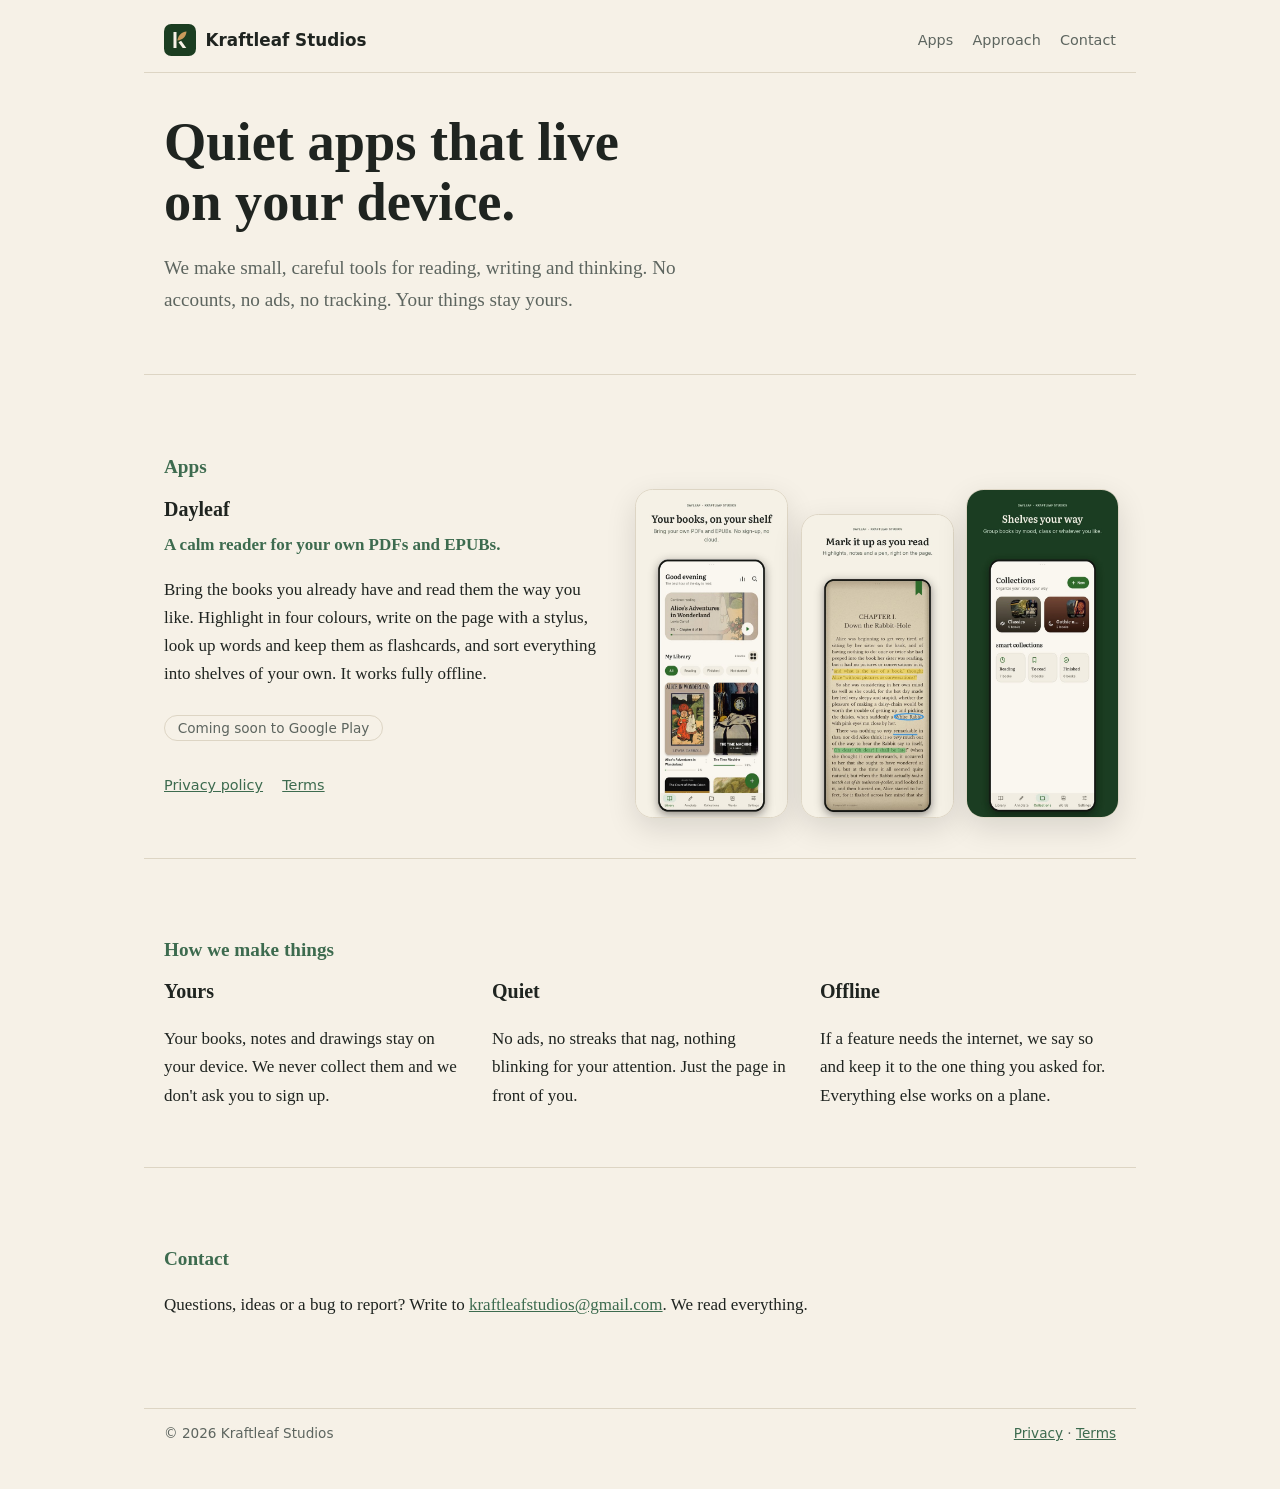
<file: index.html>
<!doctype html>
<html lang="en"><head><meta charset="utf-8"><meta name="viewport" content="width=device-width,initial-scale=1">
<title>Kraftleaf Studios</title>
<meta name="description" content="Kraftleaf Studios makes quiet, private apps that live on your device. No accounts, no ads, no tracking.">
<meta name="author" content="Kraftleaf Studios"><meta name="theme-color" content="#1B3D21">
<meta property="og:title" content="Kraftleaf Studios"><meta property="og:description" content="Quiet apps that live on your device.">
<link rel="icon" href="favicon.svg" type="image/svg+xml"><link rel="icon" href="favicon.ico" sizes="any"><link rel="apple-touch-icon" href="apple-touch-icon.png">
<link rel="stylesheet" href="style.css"></head>
<body class="home">
<header class="top"><a class="brand" href="./"><svg class="mark" viewBox="0 0 256 256" aria-hidden="true"><g transform="translate(-13 0)"><rect x="76" y="48" width="30" height="160" fill="currentColor"/><path d="M114 134C126 74 160 48 206 44C202 96 168 128 114 134Z" fill="#C99A5B"/><path d="M126 150L152 135L204 208H168Z" fill="currentColor"/></g></svg><span>Kraftleaf Studios</span></a>
<nav><a href="#apps">Apps</a><a href="#approach">Approach</a><a href="#contact">Contact</a></nav></header>

<section class="hero"><h1>Quiet apps that live on your device.</h1>
<p>We make small, careful tools for reading, writing and thinking. No accounts, no ads, no tracking. Your things stay yours.</p></section>

<section id="apps"><h2>Apps</h2>
<div class="app">
<div class="app-text"><h3>Dayleaf</h3>
<p class="tag">A calm reader for your own PDFs and EPUBs.</p>
<p>Bring the books you already have and read them the way you like. Highlight in four colours, write on the page with a stylus, look up words and keep them as flashcards, and sort everything into shelves of your own. It works fully offline.</p>
<p class="status">Coming soon to Google Play</p>
<p class="links"><a href="dayleaf/privacy/">Privacy policy</a><a href="dayleaf/terms/">Terms</a></p></div>
<div class="shots"><img src="assets/dayleaf-library.jpg" alt="Dayleaf library screen" loading="lazy"><img src="assets/dayleaf-reading.jpg" alt="Dayleaf reading with highlights" loading="lazy"><img src="assets/dayleaf-collections.jpg" alt="Dayleaf collections" loading="lazy"></div>
</div></section>

<section id="approach"><h2>How we make things</h2>
<div class="cols">
<div><h3>Yours</h3><p>Your books, notes and drawings stay on your device. We never collect them and we don't ask you to sign up.</p></div>
<div><h3>Quiet</h3><p>No ads, no streaks that nag, nothing blinking for your attention. Just the page in front of you.</p></div>
<div><h3>Offline</h3><p>If a feature needs the internet, we say so and keep it to the one thing you asked for. Everything else works on a plane.</p></div>
</div></section>

<section id="contact"><h2>Contact</h2>
<p>Questions, ideas or a bug to report? Write to <a href="mailto:kraftleafstudios@gmail.com">kraftleafstudios@gmail.com</a>. We read everything.</p></section>

<footer><span>&copy; 2026 Kraftleaf Studios</span><span><a href="dayleaf/privacy/">Privacy</a> &middot; <a href="dayleaf/terms/">Terms</a></span></footer>
</body></html>
</file>
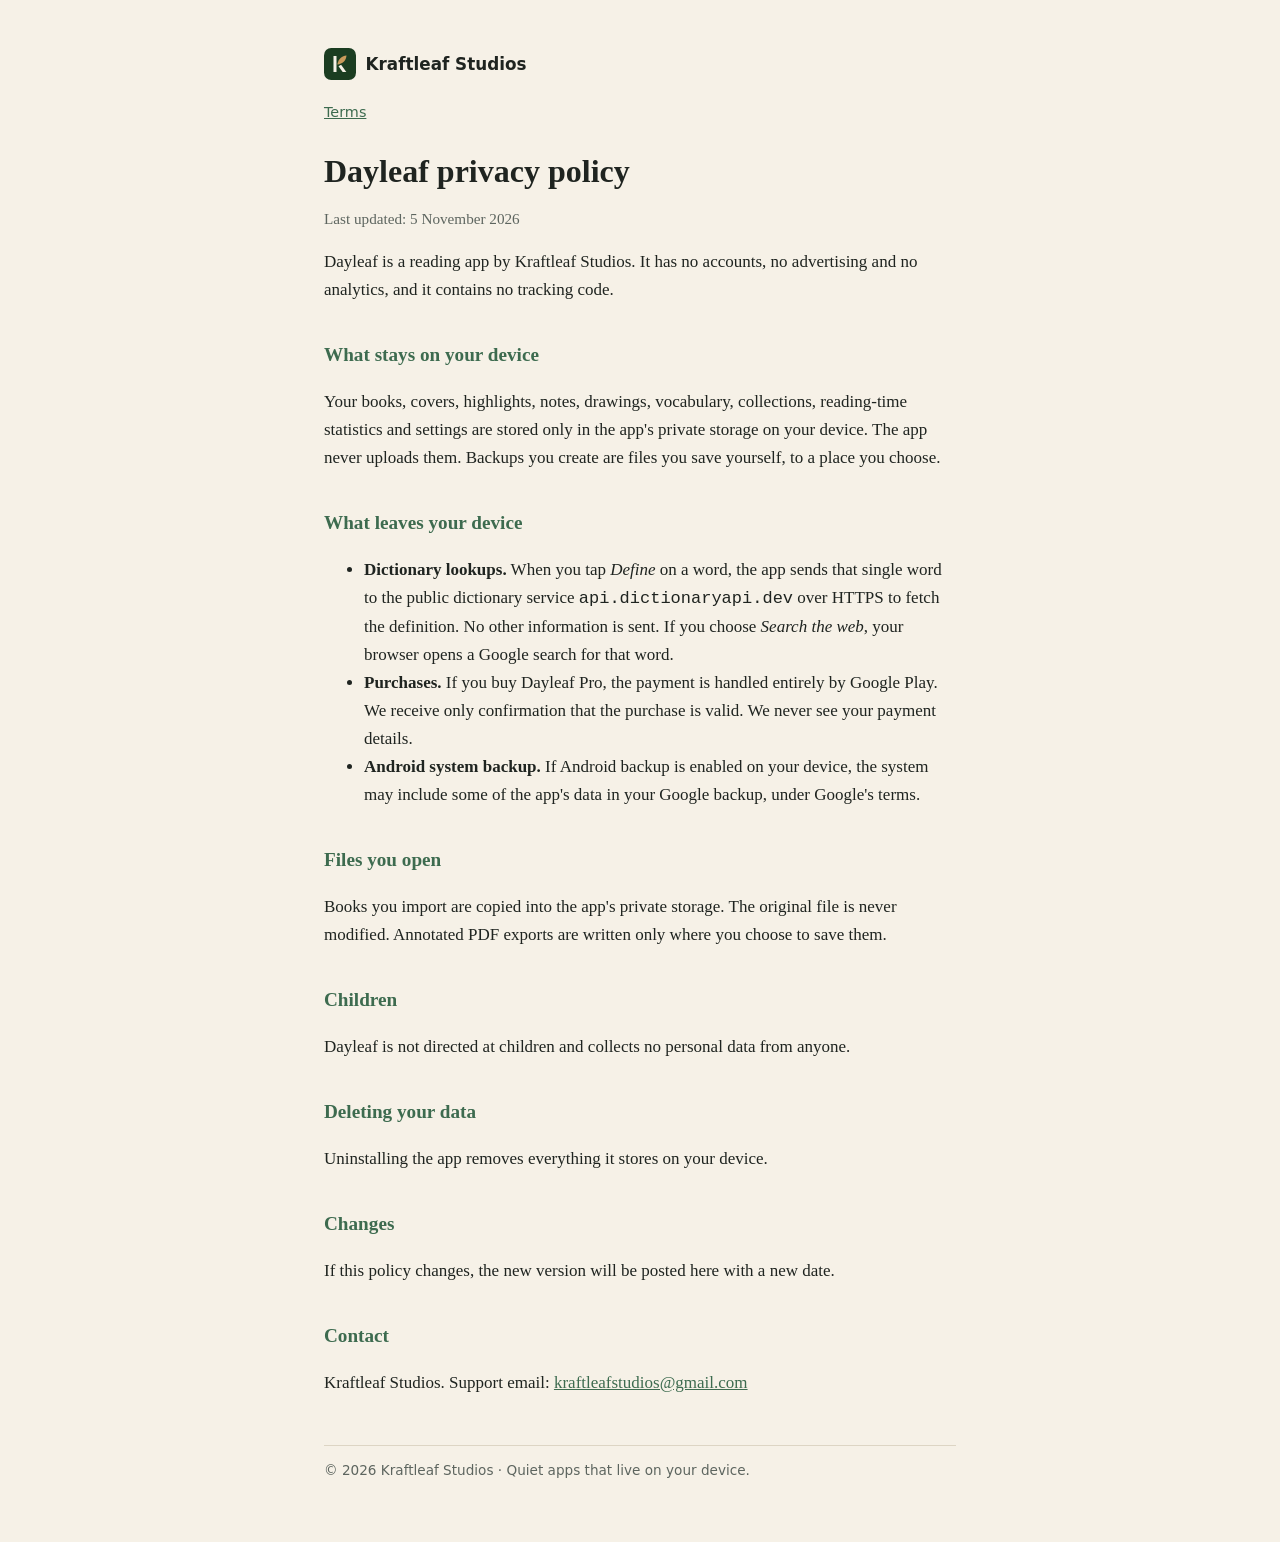
<file: dayleaf/privacy/index.html>
<!doctype html><html lang="en"><head><meta charset="utf-8"><meta name="viewport" content="width=device-width,initial-scale=1"><title>Dayleaf Privacy Policy</title><meta name="author" content="Kraftleaf Studios"><meta name="theme-color" content="#1B3D21"><link rel="icon" href="../../favicon.svg" type="image/svg+xml"><link rel="icon" href="../../favicon.ico" sizes="any"><link rel="apple-touch-icon" href="../../apple-touch-icon.png"><link rel="stylesheet" href="../../style.css"></head><body><main><a class="brand" href="../../"><svg class="mark" viewBox="0 0 256 256" aria-hidden="true"><g transform="translate(-13 0)"><rect x="76" y="48" width="30" height="160" fill="currentColor"/><path d="M114 134C126 74 160 48 206 44C202 96 168 128 114 134Z" fill="#C99A5B"/><path d="M126 150L152 135L204 208H168Z" fill="currentColor"/></g></svg><span>Kraftleaf Studios</span></a><nav><a href="../terms/">Terms</a></nav>
<h1>Dayleaf privacy policy</h1>
<p class="mute">Last updated: 5 November 2026</p>
<p>Dayleaf is a reading app by Kraftleaf Studios. It has no accounts, no advertising and no analytics, and it contains no tracking code.</p>
<h2>What stays on your device</h2>
<p>Your books, covers, highlights, notes, drawings, vocabulary, collections, reading-time statistics and settings are stored only in the app's private storage on your device. The app never uploads them. Backups you create are files you save yourself, to a place you choose.</p>
<h2>What leaves your device</h2>
<ul>
<li><strong>Dictionary lookups.</strong> When you tap <em>Define</em> on a word, the app sends that single word to the public dictionary service <code>api.dictionaryapi.dev</code> over HTTPS to fetch the definition. No other information is sent. If you choose <em>Search the web</em>, your browser opens a Google search for that word.</li>
<li><strong>Purchases.</strong> If you buy Dayleaf Pro, the payment is handled entirely by Google Play. We receive only confirmation that the purchase is valid. We never see your payment details.</li>
<li><strong>Android system backup.</strong> If Android backup is enabled on your device, the system may include some of the app's data in your Google backup, under Google's terms.</li>
</ul>
<h2>Files you open</h2>
<p>Books you import are copied into the app's private storage. The original file is never modified. Annotated PDF exports are written only where you choose to save them.</p>
<h2>Children</h2>
<p>Dayleaf is not directed at children and collects no personal data from anyone.</p>
<h2>Deleting your data</h2>
<p>Uninstalling the app removes everything it stores on your device.</p>
<h2>Changes</h2>
<p>If this policy changes, the new version will be posted here with a new date.</p>
<h2>Contact</h2>
<p>Kraftleaf Studios. Support email: <a href="mailto:kraftleafstudios@gmail.com">kraftleafstudios@gmail.com</a></p>
<footer>&copy; 2026 Kraftleaf Studios &middot; Quiet apps that live on your device.</footer></main></body></html>
</file>
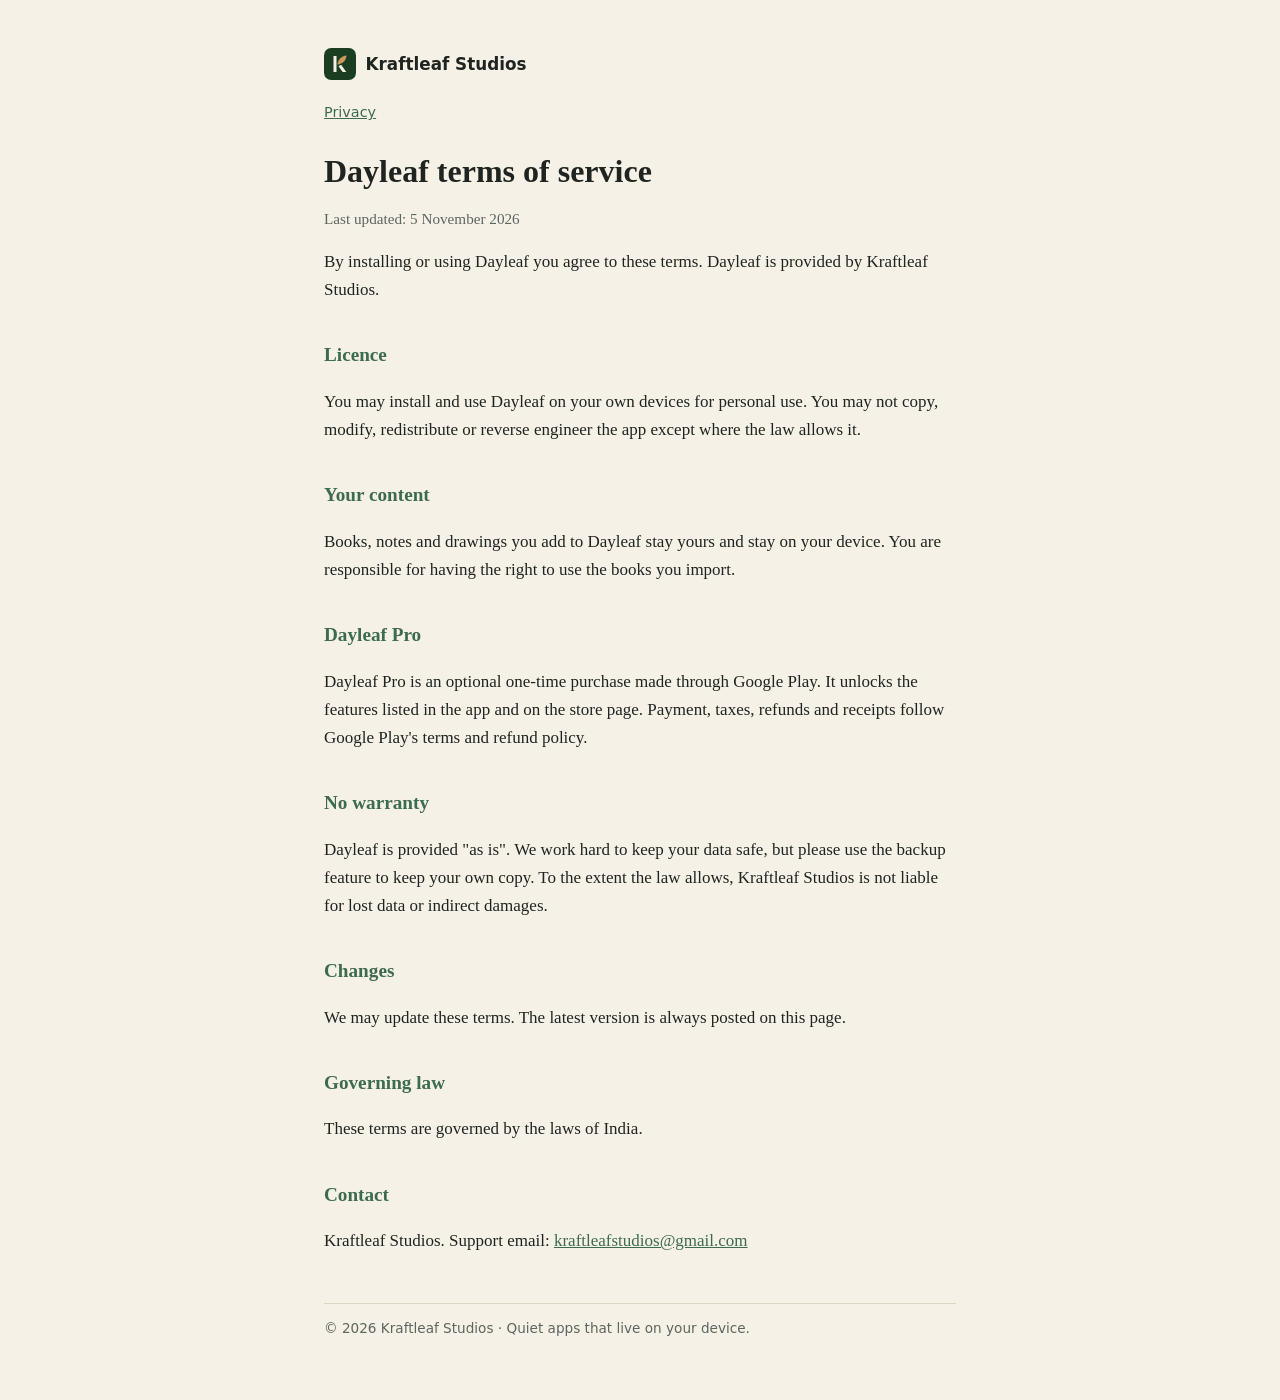
<file: dayleaf/terms/index.html>
<!doctype html><html lang="en"><head><meta charset="utf-8"><meta name="viewport" content="width=device-width,initial-scale=1"><title>Dayleaf Terms of Service</title><meta name="author" content="Kraftleaf Studios"><meta name="theme-color" content="#1B3D21"><link rel="icon" href="../../favicon.svg" type="image/svg+xml"><link rel="icon" href="../../favicon.ico" sizes="any"><link rel="apple-touch-icon" href="../../apple-touch-icon.png"><link rel="stylesheet" href="../../style.css"></head><body><main><a class="brand" href="../../"><svg class="mark" viewBox="0 0 256 256" aria-hidden="true"><g transform="translate(-13 0)"><rect x="76" y="48" width="30" height="160" fill="currentColor"/><path d="M114 134C126 74 160 48 206 44C202 96 168 128 114 134Z" fill="#C99A5B"/><path d="M126 150L152 135L204 208H168Z" fill="currentColor"/></g></svg><span>Kraftleaf Studios</span></a><nav><a href="../privacy/">Privacy</a></nav>
<h1>Dayleaf terms of service</h1>
<p class="mute">Last updated: 5 November 2026</p>
<p>By installing or using Dayleaf you agree to these terms. Dayleaf is provided by Kraftleaf Studios.</p>
<h2>Licence</h2>
<p>You may install and use Dayleaf on your own devices for personal use. You may not copy, modify, redistribute or reverse engineer the app except where the law allows it.</p>
<h2>Your content</h2>
<p>Books, notes and drawings you add to Dayleaf stay yours and stay on your device. You are responsible for having the right to use the books you import.</p>
<h2>Dayleaf Pro</h2>
<p>Dayleaf Pro is an optional one-time purchase made through Google Play. It unlocks the features listed in the app and on the store page. Payment, taxes, refunds and receipts follow Google Play's terms and refund policy.</p>
<h2>No warranty</h2>
<p>Dayleaf is provided "as is". We work hard to keep your data safe, but please use the backup feature to keep your own copy. To the extent the law allows, Kraftleaf Studios is not liable for lost data or indirect damages.</p>
<h2>Changes</h2>
<p>We may update these terms. The latest version is always posted on this page.</p>
<h2>Governing law</h2>
<p>These terms are governed by the laws of India.</p>
<h2>Contact</h2>
<p>Kraftleaf Studios. Support email: <a href="mailto:kraftleafstudios@gmail.com">kraftleafstudios@gmail.com</a></p>
<footer>&copy; 2026 Kraftleaf Studios &middot; Quiet apps that live on your device.</footer></main></body></html>
</file>
<file: style.css>
:root{--bg:#f6f1e7;--ink:#1f2420;--mute:#5d655f;--accent:#3d6b4f;--line:#ddd5c4}
@media(prefers-color-scheme:dark){:root{--bg:#161a17;--ink:#ece8de;--mute:#a3aba5;--accent:#7fb593;--line:#2c332e}}
*{box-sizing:border-box}
body{margin:0;background:var(--bg);color:var(--ink);font:17px/1.65 Georgia,"Iowan Old Style",serif}
main{max-width:42rem;margin:0 auto;padding:3rem 1.25rem 4rem}
h1{font-size:2rem;line-height:1.2;margin:0 0 .25rem}
h2{font-size:1.2rem;margin:2.2rem 0 .4rem;color:var(--accent)}
p,li{color:var(--ink)}.mute{color:var(--mute);font-size:.95rem}
a{color:var(--accent)}
nav{font:.9rem system-ui,sans-serif;margin-bottom:2rem}nav a{margin-right:1rem}
footer{border-top:1px solid var(--line);margin-top:3rem;padding-top:1rem;font:.85rem system-ui,sans-serif;color:var(--mute)}

.brand{display:inline-flex;align-items:center;gap:.6rem;text-decoration:none;color:var(--ink);font:600 1.05rem system-ui,sans-serif;margin-bottom:1.5rem}
.brand .mark{width:2rem;height:2rem;background:#1B3D21;color:#F6F1E7;border-radius:.45rem;padding:.2rem}
/* home page */
body.home{display:block}
body.home>*{max-width:62rem;margin-left:auto;margin-right:auto;padding-left:1.25rem;padding-right:1.25rem}
.top{display:flex;align-items:center;justify-content:space-between;padding-top:1.5rem;padding-bottom:1rem}
.top .brand{margin:0}.top nav{margin:0}.top nav a{margin:0 0 0 1.2rem;text-decoration:none;color:var(--mute)}.top nav a:hover{color:var(--accent)}
.hero{padding-top:4.5rem;padding-bottom:3.5rem}.hero h1{font-size:clamp(2.1rem,6vw,3.4rem);line-height:1.1;max-width:18ch}.hero p{font-size:1.2rem;color:var(--mute);max-width:36rem;margin-top:1.2rem}
body.home section{padding-top:2.5rem;padding-bottom:2.5rem;border-top:1px solid var(--line)}
body.home h3{font-size:1.25rem;margin:.2rem 0 .3rem}
.app{display:grid;grid-template-columns:1fr 1.1fr;gap:2.5rem;align-items:center}
.app .tag{color:var(--accent);font-weight:600;margin:.1rem 0 .8rem}
.status{display:inline-block;margin-top:.6rem;padding:.25rem .8rem;border:1px solid var(--line);border-radius:2rem;font:.85rem system-ui,sans-serif;color:var(--mute)}
.links a{margin-right:1.2rem;font:.9rem system-ui,sans-serif}
.shots{display:flex;gap:.8rem;justify-content:center}.shots img{width:32%;height:auto;border-radius:1.1rem;border:1px solid var(--line);box-shadow:0 10px 30px rgba(0,0,0,.12)}.shots img:nth-child(2){margin-top:1.6rem}
.cols{display:grid;grid-template-columns:repeat(3,1fr);gap:2rem}
body.home footer{display:flex;justify-content:space-between;flex-wrap:wrap;gap:.6rem;margin-top:2rem;padding-top:1rem;padding-bottom:3rem}
@media(max-width:46rem){.app{grid-template-columns:1fr}.cols{grid-template-columns:1fr}.top nav a{margin-left:.8rem}}
</file>
